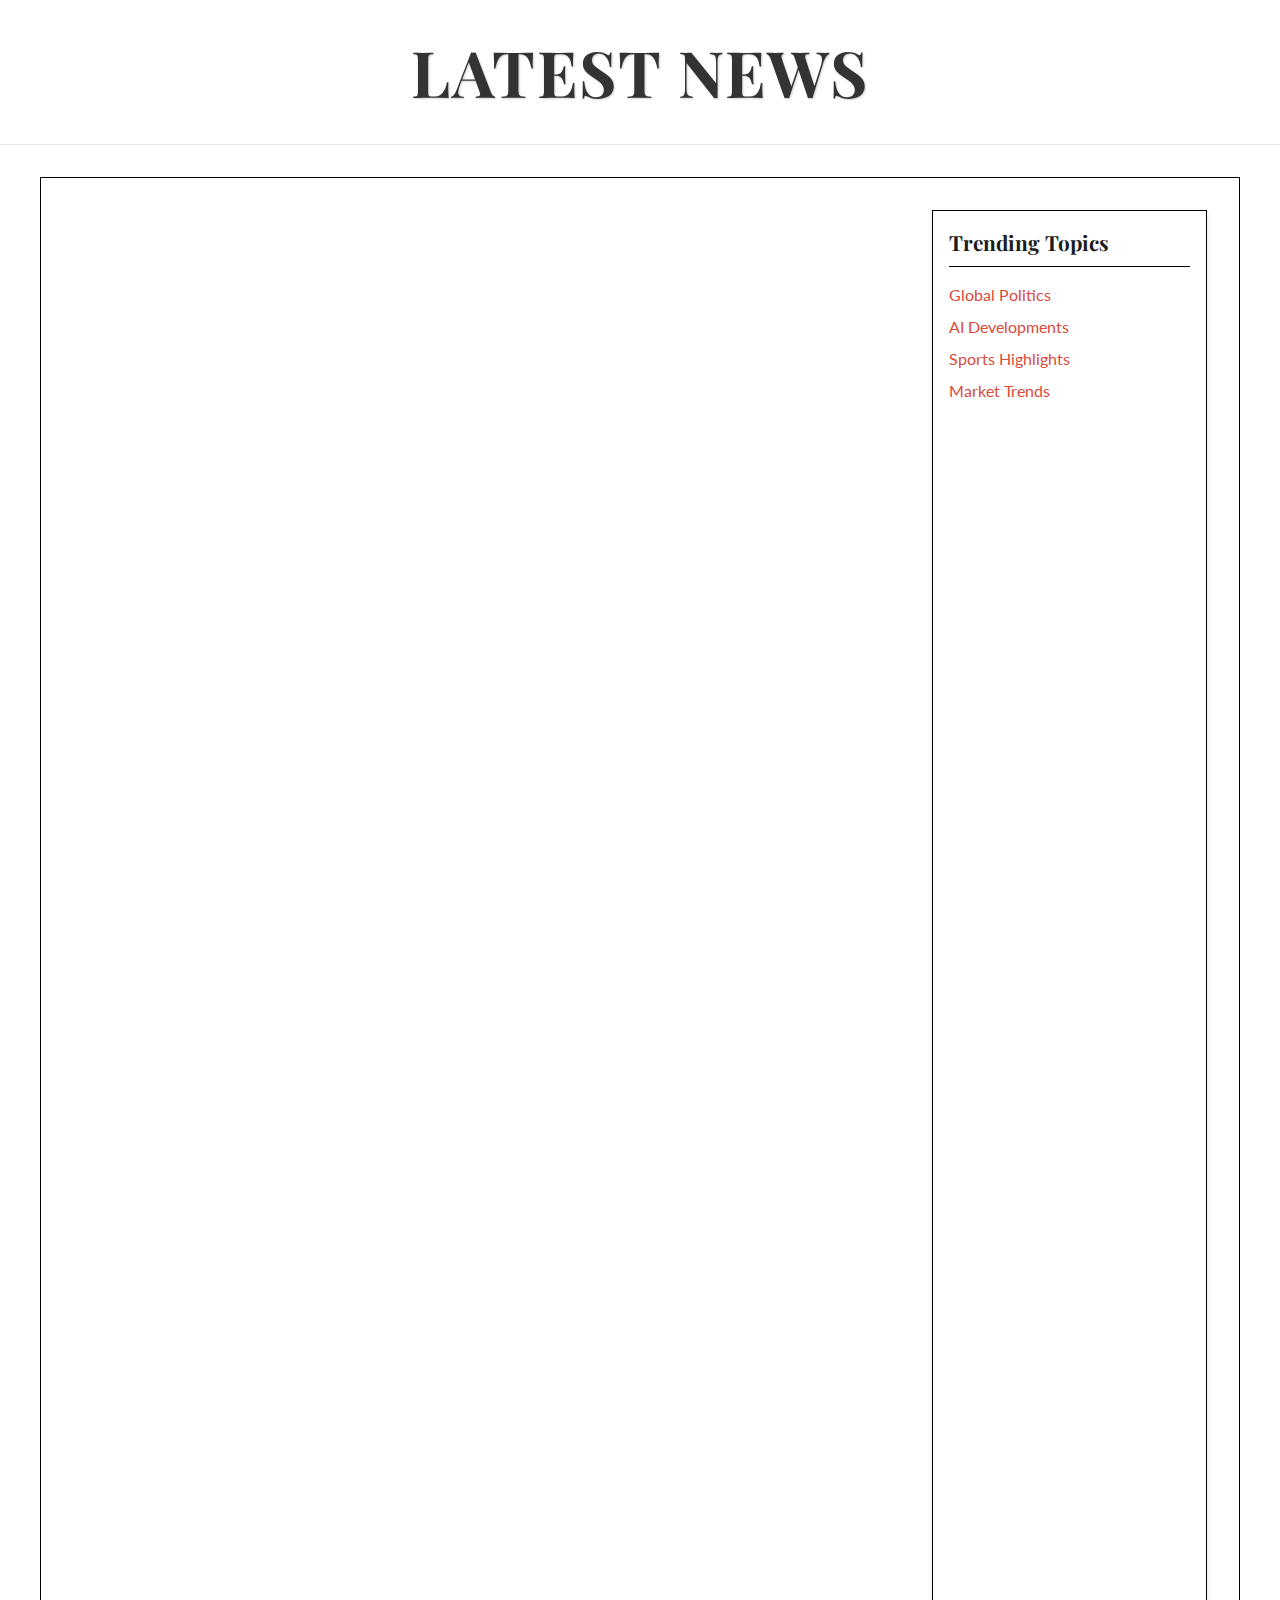
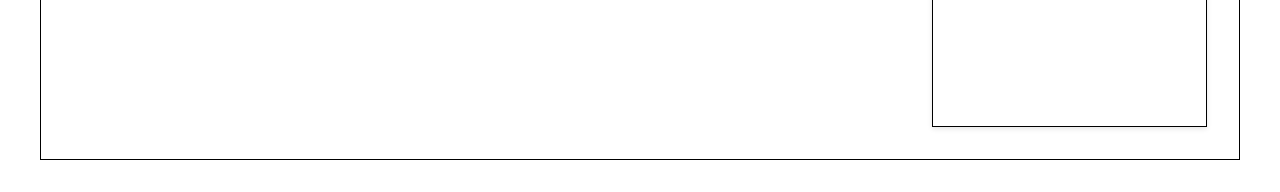
<file: Item 1/index.html>
<!DOCTYPE html>
<html lang="en">
    <head>
        <meta charset="UTF-8" />
        <meta name="viewport" content="width=device-width, initial-scale=1.0" />
        <title>Newsfeed</title>
        <link rel="stylesheet" href="styles.css" />
    </head>
    <body>
        <header>
            <h1>Latest News</h1>
        </header>

        <main class="news-container">
            <section class="newsfeed">
                <article class="news-card">
                    <img src="news1.jpg" alt="News headline image" />
                    <div class="news-content">
                        <h2>Breaking: Major Event Unfolds</h2>
                        <p class="date">March 14, 2025</p>
                        <p>
                            Lorem ipsum dolor sit amet, consectetur adipiscing
                            elit. Nulla facilisi.
                        </p>
                        <a href="#">Read more</a>
                    </div>
                </article>

                <article class="news-card">
                    <img src="news2.jpg" alt="News headline image" />
                    <div class="news-content">
                        <h2>Technology Advances in 2025</h2>
                        <p class="date">March 13, 2025</p>
                        <p>
                            New breakthroughs are revolutionizing industries
                            worldwide.
                        </p>
                        <a href="#">Read more</a>
                    </div>
                </article>
            </section>

            <aside class="sidebar">
                <h2>Trending Topics</h2>
                <ul>
                    <li><a href="#">Global Politics</a></li>
                    <li><a href="#">AI Developments</a></li>
                    <li><a href="#">Sports Highlights</a></li>
                    <li><a href="#">Market Trends</a></li>
                </ul>
            </aside>
        </main>
    </body>
</html>
</file>
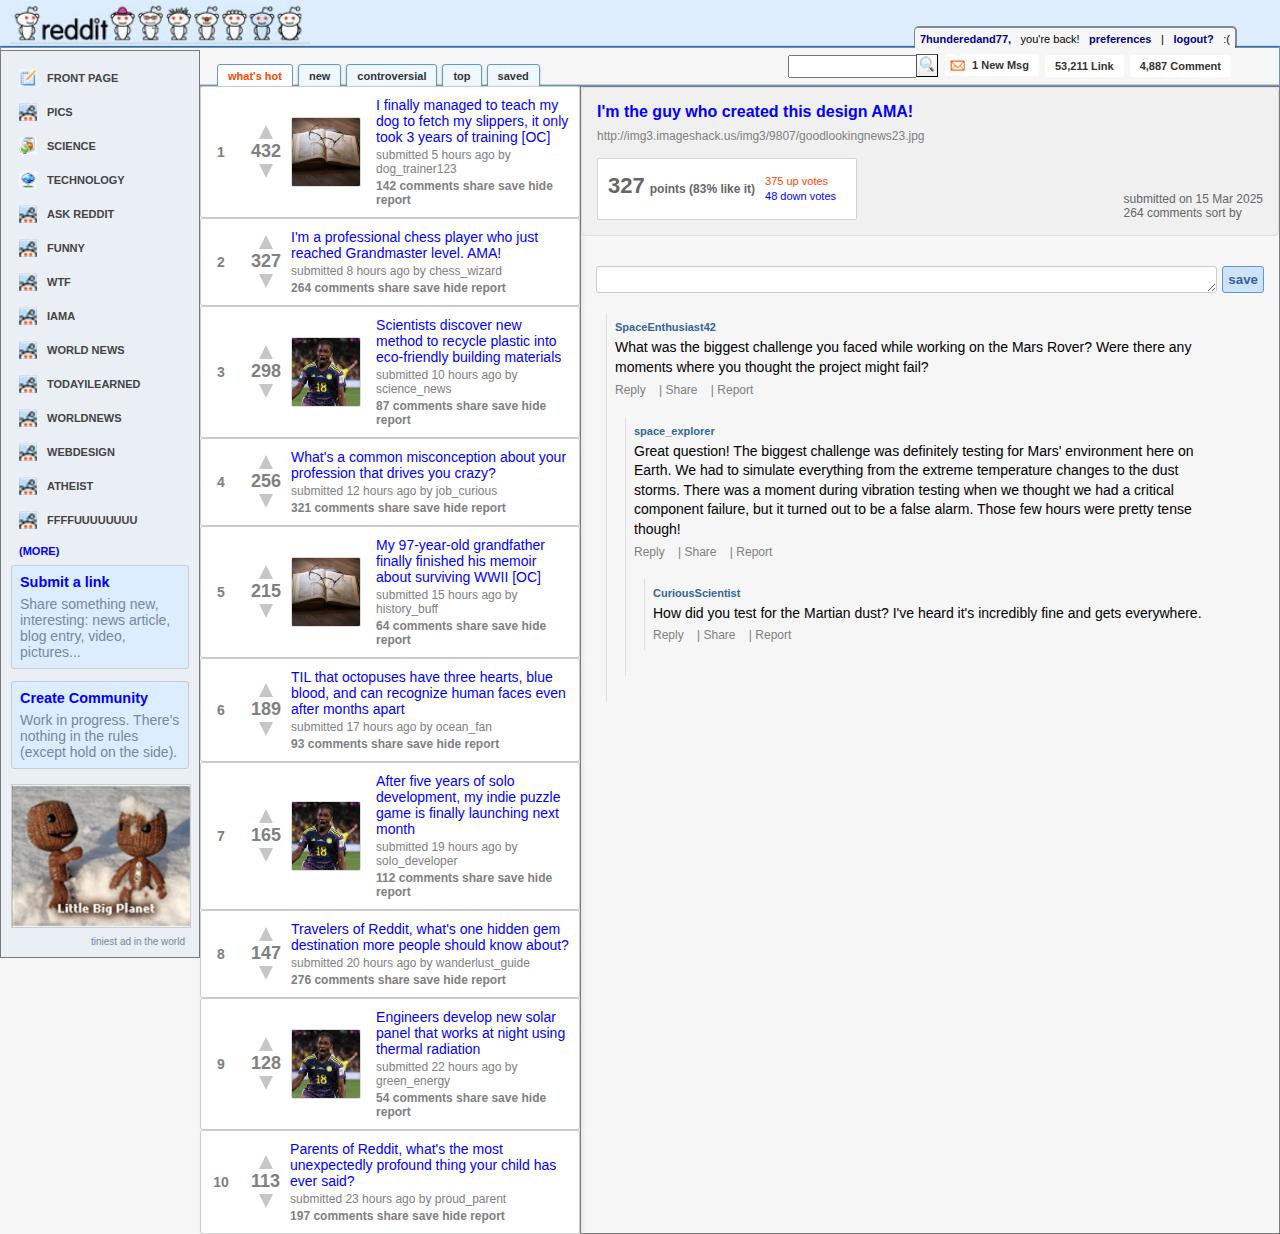
<file: Item 2/index.html>
<!DOCTYPE html>
<html lang="en">
  <head>
    <meta charset="UTF-8" />
    <meta name="viewport" content="width=device-width, initial-scale=1.0" />
    <title>Old Reddit</title>
    <link rel="stylesheet" href="styles.css" />
  </head>
  <body>
    <div class="header">
      <div class="header-top">
        <a href="#" class="header-img-a">
          <img class="header-img" src="images/reddit_logo.jpg" alt="reddit.com">
        </a>
      </div>
    </div>
    <div class="header-bottom">
      <div class="header-user-info-shadow"></div>
      <div class="header-user-info">
        <a href="#">7hunderedand77,</a>
        <span>you're back! </span>
        <a href="#">preferences</a>
        <span class="separator">|</span>
        <a href="#">logout?</a>
        <span>:(</span>
      </div>
      <nav>
        <div class="tabs-container">
            <div class="left-tabs">
                <ul>
                    <li class="selected"><a href="#">what's hot</a></li>
                    <li><a href="#">new</a></li>
                    <li><a href="#">controversial</a></li>
                    <li><a href="#">top</a></li>
                    <li><a href="#">saved</a></li>
                </ul>
            </div>
            
            <ul class="tabmenu">
                <div class="search-box">
                    <input type="text">
                    <button type="submit" class="search-button">
                        <img src="images/search-icon.png" alt="Search">
                    </button>
                </div>
                <li>
                    <a href="#"><img src="images/header-message-icon.png" class="msg-icon">1 New Msg</a>
                </li>
                <li>
                    <a href="#">53,211 Link</a>
                </li>
                <li>
                    <a href="#">4,887 Comment</a>
                </li>
            </ul>
        </div>
        
      </nav>
    </div>
    <div class="container">
      <aside class="sidebar left">
        <nav>
          <ul>
            <li>
              <img src="images/sidebar-notepad-icon.png" alt="icon"><a class="sidenav" href="#">FRONT PAGE</a>
            </li>
            <li>
              <img src="images/sidebar-icon.png" alt="icon"><a class="sidenav" href="#">PICS</a>
            </li>
            <li>
              <img src="images/sidebar-science-icon.png" alt="icon"><a class="sidenav" href="#">SCIENCE</a>
            </li>
            <li>
              <img src="images/sidebar-world-icon.png" alt="icon"><a class="sidenav" href="#">TECHNOLOGY</a>
            </li>
            <li>
              <img src="images/sidebar-icon.png" alt="icon"><a class="sidenav" href="#">ASK REDDIT</a>
            </li>
            <li>
              <img src="images/sidebar-icon.png" alt="icon"><a class="sidenav" href="#">FUNNY</a>
            </li>
            <li>
              <img src="images/sidebar-icon.png" alt="icon"><a class="sidenav" href="#">WTF</a>
            </li>
            <li>
              <img src="images/sidebar-icon.png" alt="icon"><a class="sidenav" href="#">IAMA</a>
            </li>
            <li>
              <img src="images/sidebar-icon.png" alt="icon"><a class="sidenav" href="#">WORLD NEWS</a>
            </li>
            <li>
              <img src="images/sidebar-icon.png" alt="icon"><a class="sidenav" href="#">TODAYILEARNED</a>
            </li>
            <li>
              <img src="images/sidebar-icon.png" alt="icon"><a class="sidenav" href="#">WORLDNEWS</a>
            </li>
            <li>
              <img src="images/sidebar-icon.png" alt="icon"><a class="sidenav" href="#">WEBDESIGN</a>
            </li>
            <li>
              <img src="images/sidebar-icon.png" alt="icon"><a class="sidenav" href="#">ATHEIST</a>
            </li>
            <li>
              <img src="images/sidebar-icon.png" alt="icon"><a class="sidenav" href="#">FFFFUUUUUUUU</a>
            </li>
            <li><a class="sidenav" href="#">(MORE)</a></li>
          </ul>
        </nav>

        <div class="sidebar-box">
            <h2 class="sidebar-title">Submit a link</h2>
            <p>Share something new, interesting: news article, blog entry, video, pictures...</p>
        </div>

        <div class="sidebar-box">
            <h2 class="sidebar-title">Create Community</h2>
            <p>Work in progress. There's nothing in the rules (except hold on the side).</p>
        </div>
            <div class = "ad">
                <img
                src="images/tinyad.png"
                alt="Tiny Ad Figurine"
                class="tiny-ad">
                <p class="ad-text">tiniest ad in the world</p>
            </div>
      </aside>

      <main class="content">
        <article class="post">
          <span class="post-number">1</span>
          <div class="vote-box">
            <div class="arrow up"></div>
            <span class="vote-count">432</span>
            <div class="arrow down"></div>
          </div>
          <div class="thumbnail" style="background-image: url(images/book.jpg);"></div>
          <div class="post-content">
            <a href="#">I finally managed to teach my dog to fetch my slippers, it only took 3 years of training [OC]</a>
            <p class="post-details">submitted 5 hours ago by dog_trainer123</p>
            <p class="post-stats">142 comments share save hide report</p>
          </div>
        </article>
        <article class="post">
          <span class="post-number">2</span>
          <div class="vote-box">
            <div class="arrow up"></div>
            <span class="vote-count">327</span>
            <div class="arrow down"></div>
          </div>
          <div class="post-content">
            <a href="#">I'm a professional chess player who just reached Grandmaster level. AMA!</a>
            <p class="post-details">submitted 8 hours ago by chess_wizard</p>
            <p class="post-stats">264 comments share save hide report</p>
          </div>
        </article>
        <article class="post">
          <span class="post-number">3</span>
          <div class="vote-box">
            <div class="arrow up"></div>
            <span class="vote-count">298</span>
            <div class="arrow down"></div>
          </div>
          <div class="thumbnail" style="background-image: url(images/football.jpg);"></div>
          <div class="post-content">
            <a href="#">Scientists discover new method to recycle plastic into eco-friendly building materials</a>
            <p class="post-details">submitted 10 hours ago by science_news</p>
            <p class="post-stats">87 comments share save hide report</p>
          </div>
        </article>
        <article class="post">
          <span class="post-number">4</span>
          <div class="vote-box">
            <div class="arrow up"></div>
            <span class="vote-count">256</span>
            <div class="arrow down"></div>
          </div>
          <div class="post-content">
            <a href="#">What's a common misconception about your profession that drives you crazy?</a>
            <p class="post-details">submitted 12 hours ago by job_curious</p>
            <p class="post-stats">321 comments share save hide report</p>
          </div>
        </article>
        <article class="post">
          <span class="post-number">5</span>
          <div class="vote-box">
            <div class="arrow up"></div>
            <span class="vote-count">215</span>
            <div class="arrow down"></div>
          </div>
          <div class="thumbnail" style="background-image: url(images/book.jpg);"></div>
          <div class="post-content">
            <a href="#">My 97-year-old grandfather finally finished his memoir about surviving WWII [OC]</a>
            <p class="post-details">submitted 15 hours ago by history_buff</p>
            <p class="post-stats">64 comments share save hide report</p>
          </div>
        </article>
        <article class="post">
          <span class="post-number">6</span>
          <div class="vote-box">
            <div class="arrow up"></div>
            <span class="vote-count">189</span>
            <div class="arrow down"></div>
          </div>
          <div class="post-content">
            <a href="#">TIL that octopuses have three hearts, blue blood, and can recognize human faces even after months apart</a>
            <p class="post-details">submitted 17 hours ago by ocean_fan</p>
            <p class="post-stats">93 comments share save hide report</p>
          </div>
        </article>
        <article class="post">
          <span class="post-number">7</span>
          <div class="vote-box">
            <div class="arrow up"></div>
            <span class="vote-count">165</span>
            <div class="arrow down"></div>
          </div>
          <div class="thumbnail" style="background-image: url(images/football.jpg);"></div>
          <div class="post-content">
            <a href="#">After five years of solo development, my indie puzzle game is finally launching next month</a>
            <p class="post-details">submitted 19 hours ago by solo_developer</p>
            <p class="post-stats">112 comments share save hide report</p>
          </div>
        </article>
        <article class="post">
          <span class="post-number">8</span>
          <div class="vote-box">
            <div class="arrow up"></div>
            <span class="vote-count">147</span>
            <div class="arrow down"></div>
          </div>
          <div class="post-content">
            <a href="#">Travelers of Reddit, what's one hidden gem destination more people should know about?</a>
            <p class="post-details">submitted 20 hours ago by wanderlust_guide</p>
            <p class="post-stats">276 comments share save hide report</p>
          </div>
        </article>
        <article class="post">
          <span class="post-number">9</span>
          <div class="vote-box">
            <div class="arrow up"></div>
            <span class="vote-count">128</span>
            <div class="arrow down"></div>
          </div>
          <div class="thumbnail" style="background-image: url(images/football.jpg);"></div>
          <div class="post-content">
            <a href="#">Engineers develop new solar panel that works at night using thermal radiation</a>
            <p class="post-details">submitted 22 hours ago by green_energy</p>
            <p class="post-stats">54 comments share save hide report</p>
          </div>
        </article>
        <article class="post">
          <span class="post-number">10</span>
          <div class="vote-box">
            <div class="arrow up"></div>
            <span class="vote-count">113</span>
            <div class="arrow down"></div>
          </div>
          <div class="post-content">
            <a href="#">Parents of Reddit, what's the most unexpectedly profound thing your child has ever said?</a>
            <p class="post-details">submitted 23 hours ago by proud_parent</p>
            <p class="post-stats">197 comments share save hide report</p>
          </div>
        </article>
      </main>

      <aside class="sidebar right">
        <div class="postview">
          <p class="post-title blue-title">I'm the guy who created this design AMA!</p>
          <p class="post-details">http://img3.imageshack.us/img3/9807/goodlookingnews23.jpg</p>
          <div class="post-title-box">
            <div class="post-stat-box">
              <h1>327</h1>
              <h3>points (83% like it)</h3>
              <div class="post-vote-count">
                <p class="post-vote-count-up">375 up votes</p>
                <p class="post-vote-count-down">48 down votes</p>
              </div>
            </div>
            <div class="post-detail-box">
              <p>submitted on 15 Mar 2025</p>
              <p>264 comments sort by</p>
            </div>
          </div>
        </div>
        <div class="comments">
          <div class="addcomment">
            <textarea name="comment" id="comment" cols="20" rows="1"></textarea>
            <button>save</button>
          </div>
          <div class="replies">
            <div class="reply">
              <p class="reply-user">SpaceEnthusiast42</p>
              <p class="reply-text">
                What was the biggest challenge you faced while working on the Mars Rover? Were there any moments where you thought the project might fail?
              </p>
              <div class="reply-actions">
                <span>Reply</span> | <span>Share</span> |
                <span>Report</span>
              </div>
              <div class="replies">
                <div class="reply">
                  <p class="reply-user">space_explorer</p>
                  <p class="reply-text">
                    Great question! The biggest challenge was definitely testing for Mars' environment here on Earth. We had to simulate everything from the extreme temperature changes to the dust storms. There was a moment during vibration testing when we thought we had a critical component failure, but it turned out to be a false alarm. Those few hours were pretty tense though!
                  </p>
                  <div class="reply-actions">
                    <span>Reply</span> | <span>Share</span> |
                    <span>Report</span>
                  </div>

                  <div class="replies">
                    <div class="reply">
                      <p class="reply-user">CuriousScientist</p>
                      <p class="reply-text">How did you test for the Martian dust? I've heard it's incredibly fine and gets everywhere.</p>
                      <div class="reply-actions">
                        <span>Reply</span> | <span>Share</span> |
                        <span>Report</span>
                      </div>
                    </div>
                  </div>
                </div>
              </div>
            </div>
          </div>
        </div>
      </aside>
    </div>
  </body>
</html>
</file>
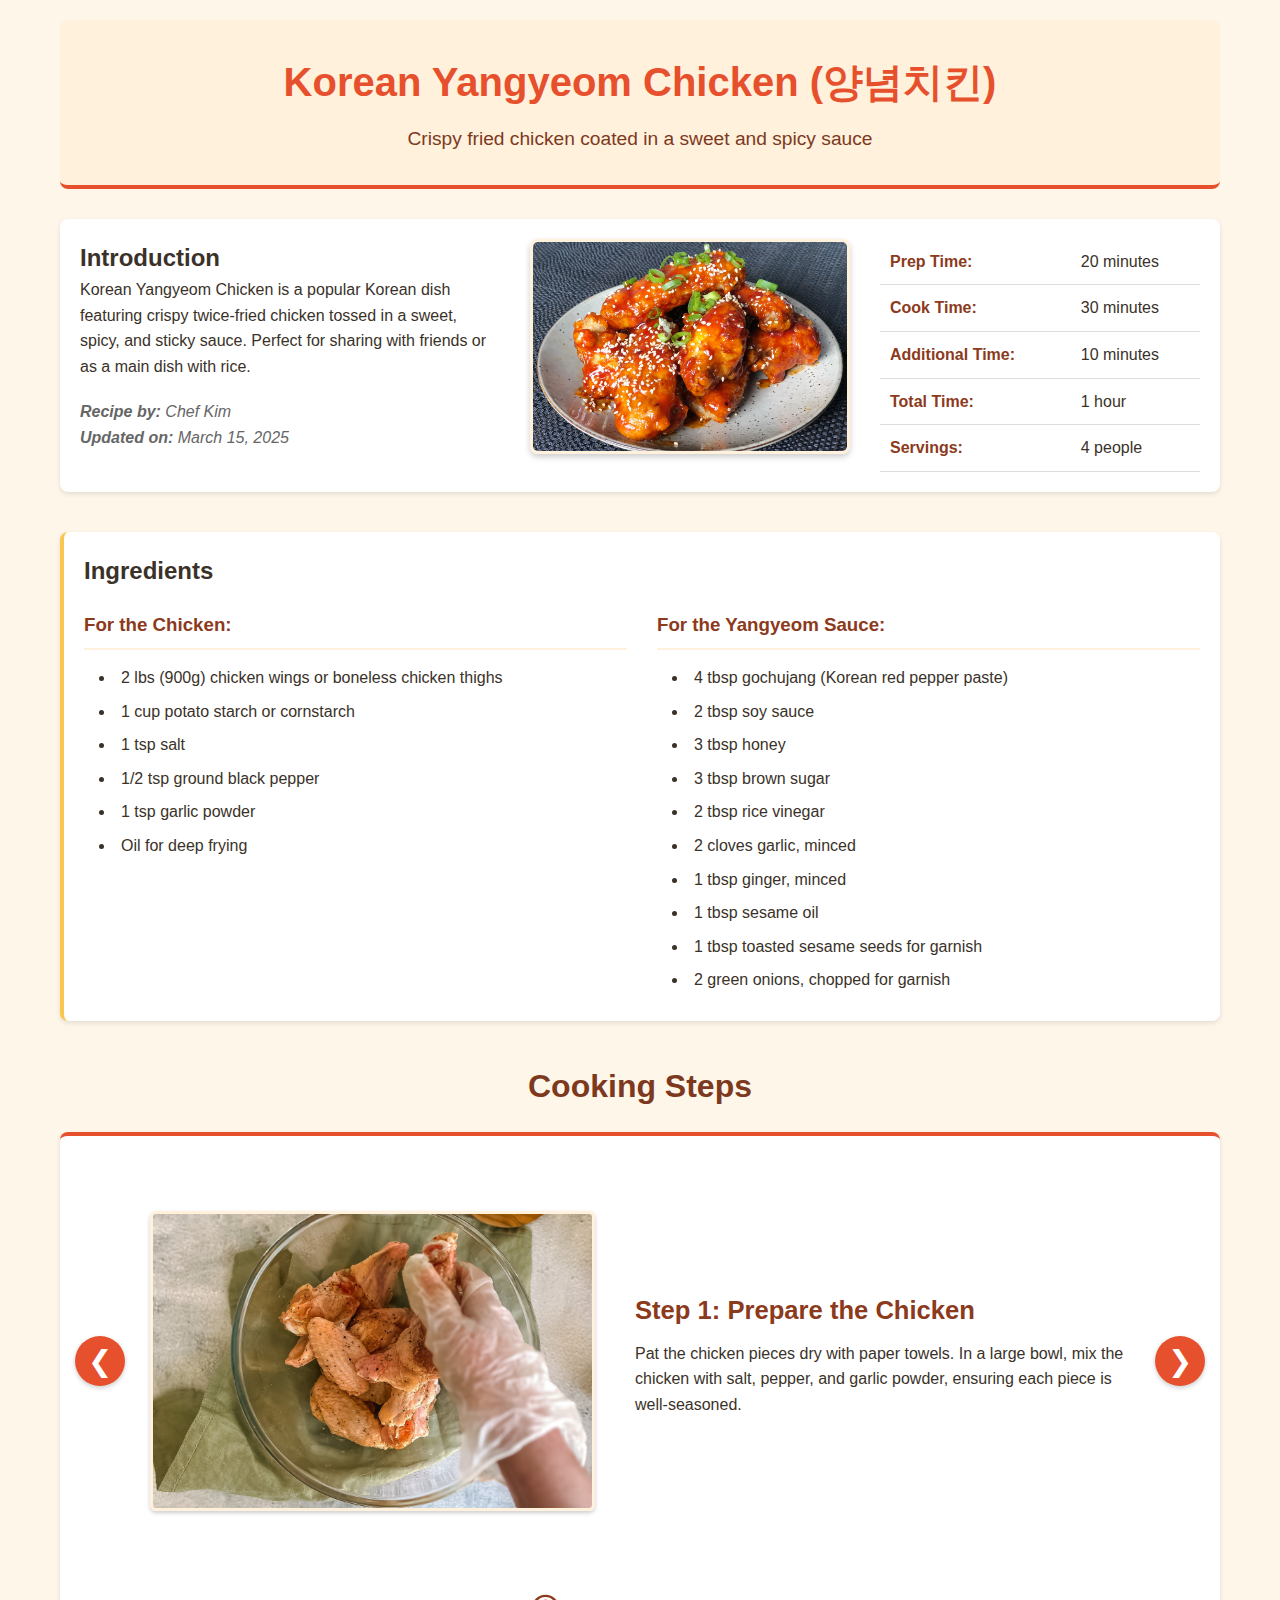
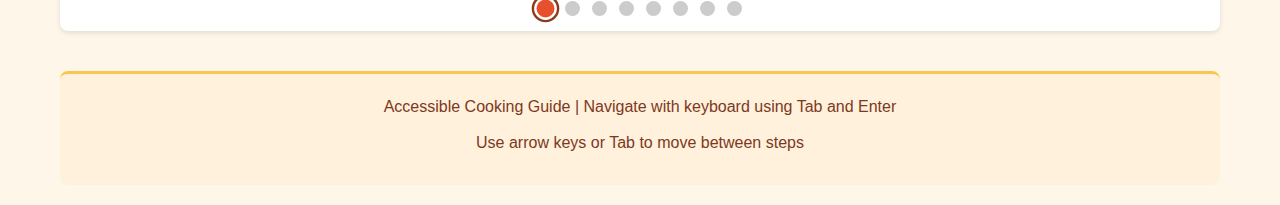
<file: Item 3/index.html>
<!DOCTYPE html>
<html lang="en">
<head>
    <meta charset="UTF-8">
    <meta name="viewport" content="width=device-width, initial-scale=1.0">
    <title>Accessible Cooking Guide: Korean Yangyeom Chicken</title>
    <link rel="stylesheet" href="styles.css">
</head>
<body>
    <header>
        <h1>Korean Yangyeom Chicken (양념치킨)</h1>
        <p>Crispy fried chicken coated in a sweet and spicy sauce</p>
    </header>

    <!-- Introduction and Recipe Info Section -->
    <section class="recipe-intro-container">
        <div class="recipe-intro">
            <h2>Introduction</h2>
            <p>Korean Yangyeom Chicken is a popular Korean dish featuring crispy twice-fried chicken tossed in a sweet, spicy, and sticky sauce. Perfect for sharing with friends or as a main dish with rice.</p>
            <div class="recipe-meta">
                <p><strong>Recipe by:</strong> Chef Kim</p>
                <p><strong>Updated on:</strong> March 15, 2025</p>
            </div>
        </div>
        
        <div class="recipe-intro-image">
            <img src="images/yangyeom-chicken.jpg" alt="Korean Yangyeom Chicken with crispy skin coated in red sauce" 
                 onerror="this.onerror=null; this.src='https://via.placeholder.com/400x300?text=Korean+Yangyeom+Chicken';">
        </div>
        
        <div class="recipe-info-table">
            <table>
                <tr>
                    <td>Prep Time:</td>
                    <td>20 minutes</td>
                </tr>
                <tr>
                    <td>Cook Time:</td>
                    <td>30 minutes</td>
                </tr>
                <tr>
                    <td>Additional Time:</td>
                    <td>10 minutes</td>
                </tr>
                <tr>
                    <td>Total Time:</td>
                    <td>1 hour</td>
                </tr>
                <tr>
                    <td>Servings:</td>
                    <td>4 people</td>
                </tr>
            </table>
        </div>
    </section>

    <!-- Ingredients Section -->
    <section class="ingredients-section">
        <h2>Ingredients</h2>
        <div class="ingredients-container">
            <div class="ingredients-column">
                <h3>For the Chicken:</h3>
                <ul>
                    <li>2 lbs (900g) chicken wings or boneless chicken thighs</li>
                    <li>1 cup potato starch or cornstarch</li>
                    <li>1 tsp salt</li>
                    <li>1/2 tsp ground black pepper</li>
                    <li>1 tsp garlic powder</li>
                    <li>Oil for deep frying</li>
                </ul>
            </div>
            <div class="ingredients-column">
                <h3>For the Yangyeom Sauce:</h3>
                <ul>
                    <li>4 tbsp gochujang (Korean red pepper paste)</li>
                    <li>2 tbsp soy sauce</li>
                    <li>3 tbsp honey</li>
                    <li>3 tbsp brown sugar</li>
                    <li>2 tbsp rice vinegar</li>
                    <li>2 cloves garlic, minced</li>
                    <li>1 tbsp ginger, minced</li>
                    <li>1 tbsp sesame oil</li>
                    <li>1 tbsp toasted sesame seeds for garnish</li>
                    <li>2 green onions, chopped for garnish</li>
                </ul>
            </div>
        </div>
    </section>

    <!-- Carousel Section -->
    <h2 class="steps-heading">Cooking Steps</h2>
    <div class="carousel-container" role="region" aria-label="Recipe step-by-step instructions">
        <div class="carousel-wrapper" id="recipe-carousel" tabindex="0">
            
            <!-- Step 1 -->
            <section id="step1" class="carousel-item active">
                <div class="carousel-content">
                    <div class="carousel-image">
                        <img src="images/step1.jpg" alt="Seasoned chicken pieces in a bowl" 
                            onerror="this.onerror=null; this.src='https://via.placeholder.com/400x300?text=Step+1:+Prepare+Chicken';">
                    </div>
                    <div class="carousel-text">
                        <h3>Step 1: Prepare the Chicken</h3>
                        <p>Pat the chicken pieces dry with paper towels. In a large bowl, mix the chicken with salt, pepper, and garlic powder, ensuring each piece is well-seasoned.</p>
                    </div>
                </div>
            </section>

            <!-- Step 2 -->
            <section id="step2" class="carousel-item">
                <div class="carousel-content">
                    <div class="carousel-image">
                        <img src="images/step2.jpg" alt="Chicken pieces being coated in starch" 
                            onerror="this.onerror=null; this.src='https://via.placeholder.com/400x300?text=Step+2:+Coat+with+Starch';">
                    </div>
                    <div class="carousel-text">
                        <h3>Step 2: Coat with Starch</h3>
                        <p>Place the potato starch in a separate bowl. Dredge each chicken piece in the starch, shaking off excess. Make sure each piece is evenly coated for maximum crispiness.</p>
                    </div>
                </div>
            </section>

            <!-- Step 3 -->
            <section id="step3" class="carousel-item">
                <div class="carousel-content">
                    <div class="carousel-image">
                        <img src="images/step3.jpg" alt="Chicken pieces during first fry" 
                            onerror="this.onerror=null; this.src='https://via.placeholder.com/400x300?text=Step+3:+First+Fry';">
                    </div>
                    <div class="carousel-text">
                        <h3>Step 3: First Fry</h3>
                        <p>Heat oil to 340°F (170°C) in a deep fryer or large pot. Fry the chicken in batches for 5-6 minutes until lightly golden. Remove and place on a wire rack to drain.</p>
                    </div>
                </div>
            </section>

            <!-- Step 4 -->
            <section id="step4" class="carousel-item">
                <div class="carousel-content">
                    <div class="carousel-image">
                        <img src="images/step4.jpg" alt="Chicken pieces during second fry, looking golden and crispy" 
                            onerror="this.onerror=null; this.src='https://via.placeholder.com/400x300?text=Step+4:+Second+Fry';">
                    </div>
                    <div class="carousel-text">
                        <h3>Step 4: Second Fry</h3>
                        <p>Increase oil temperature to 375°F (190°C). Return the chicken for a second fry for 2-3 minutes until deeply golden and extra crispy. Remove and drain on a clean wire rack.</p>
                    </div>
                </div>
            </section>

            <!-- Step 5 -->
            <section id="step5" class="carousel-item">
                <div class="carousel-content">
                    <div class="carousel-image">
                        <img src="images/step5.jpg" alt="Yangyeom sauce bubbling in a pan" 
                            onerror="this.onerror=null; this.src='https://via.placeholder.com/400x300?text=Step+5:+Prepare+Sauce';">
                    </div>
                    <div class="carousel-text">
                        <h3>Step 5: Prepare the Sauce</h3>
                        <p>In a saucepan over medium heat, combine gochujang, soy sauce, honey, brown sugar, rice vinegar, minced garlic, and ginger. Stir until the sauce begins to bubble and thicken.</p>
                    </div>
                </div>
            </section>

            <!-- Step 6 -->
            <section id="step6" class="carousel-item">
                <div class="carousel-content">
                    <div class="carousel-image">
                        <img src="images/step6.jpg" alt="Tossing fried chicken in Yangyeom sauce" 
                            onerror="this.onerror=null; this.src='https://via.placeholder.com/400x300?text=Step+6:+Coat+Chicken';">
                    </div>
                    <div class="carousel-text">
                        <h3>Step 6: Coat the Chicken</h3>
                        <p>Place the fried chicken in a large bowl. Pour the hot sauce over the chicken and toss until all pieces are evenly coated. Work quickly while both chicken and sauce are still hot.</p>
                    </div>
                </div>
            </section>

            <!-- Step 7 -->
            <section id="step7" class="carousel-item">
                <div class="carousel-content">
                    <div class="carousel-image">
                        <img src="images/step7.jpg" alt="Finished Korean Yangyeom Chicken garnished with sesame seeds and green onions" 
                            onerror="this.onerror=null; this.src='https://via.placeholder.com/400x300?text=Step+7:+Garnish';">
                    </div>
                    <div class="carousel-text">
                        <h3>Step 7: Garnish and Serve</h3>
                        <p>Transfer the coated chicken to a serving plate. Sprinkle with toasted sesame seeds and chopped green onions. Serve immediately while hot and crispy.</p>
                    </div>
                </div>
            </section>

            <!-- Finished Step -->
            <section id="finished" class="carousel-item">
                <div class="carousel-content">
                    <div class="carousel-text">
                        <h3>Cooking Complete!</h3>
                        <p>Congratulations! You've successfully prepared Korean Yangyeom Chicken. Enjoy your delicious crispy chicken with its sweet and spicy sauce. This dish pairs well with rice or as part of a Korean feast.</p>
                        <button class="start-over-btn">START OVER</button>
                    </div>
                </div>
            </section>

            <!-- Navigation Buttons -->
            <button class="arrow left-arrow" id="prev-btn" aria-label="Previous step">&#10094;</button>
            <button class="arrow right-arrow" id="next-btn" aria-label="Next step">&#10095;</button>
        </div>

        <!-- Carousel Indicators -->
        <div class="carousel-indicators">
            <a href="#step1" class="indicator" aria-label="Go to step 1" data-step="Prepare Chicken"></a>
            <a href="#step2" class="indicator" aria-label="Go to step 2" data-step="Coat with Starch"></a>
            <a href="#step3" class="indicator" aria-label="Go to step 3" data-step="First Fry"></a>
            <a href="#step4" class="indicator" aria-label="Go to step 4" data-step="Second Fry"></a>
            <a href="#step5" class="indicator" aria-label="Go to step 5" data-step="Prepare Sauce"></a>
            <a href="#step6" class="indicator" aria-label="Go to step 6" data-step="Coat Chicken"></a>
            <a href="#step7" class="indicator" aria-label="Go to step 7" data-step="Garnish"></a>
            <a href="#finished" class="indicator" aria-label="Go to finished" data-step="Complete"></a>
        </div>
    </div>

    <footer>
        <p>Accessible Cooking Guide | Navigate with keyboard using Tab and Enter</p>
        <p>Use arrow keys or Tab to move between steps</p>
    </footer>

    <!-- JavaScript for Carousel Navigation -->
    <script>
        document.addEventListener('DOMContentLoaded', function() {
            const items = document.querySelectorAll('.carousel-item');
            const indicators = document.querySelectorAll('.indicator');
            let currentIndex = 0;
            
            // Initialize - hide all items except the first one
            items.forEach((item, index) => {
                if (index === 0) {
                    item.classList.add('active');
                } else {
                    item.classList.remove('active');
                    // Position non-active items to the right initially
                    item.style.transform = 'translateX(100%)';
                }
            });
            
            // Get index from id
            function getIndexFromId(id) {
                if (id === 'finished') return items.length - 1;
                const match = id.match(/step(\d+)/);
                return match ? parseInt(match[1]) - 1 : 0;
            }
            
            // Update indicators based on current target
            function updateIndicators(targetId) {
                const index = getIndexFromId(targetId);
                indicators.forEach((indicator, i) => {
                    indicator.classList.toggle('active', i === index);
                });
                return index;
            }
            
            // Function to show a specific item with animation
            function showItem(index, direction) {
                if (index < 0 || index >= items.length) return;
                if (index === currentIndex) return; // Don't do anything if clicking the current step
                
                // Determine direction if not specified
                if (!direction) {
                    direction = index > currentIndex ? 'right' : 'left';
                }
                
                // Get current and next items
                const currentItem = items[currentIndex];
                const nextItem = items[index];
                
                // Reset any existing transforms
                nextItem.style.transition = 'none';
                
                // Position the next item based on direction
                if (direction === 'right') {
                    nextItem.style.transform = 'translateX(100%)';
                } else {
                    nextItem.style.transform = 'translateX(-100%)';
                }
                
                // Force reflow to ensure the positioning takes effect
                void nextItem.offsetWidth;
                
                // Re-enable transitions
                nextItem.style.transition = 'transform 0.5s ease, opacity 0.5s ease';
                currentItem.style.transition = 'transform 0.5s ease, opacity 0.5s ease';
                
                // Slide current item out in opposite direction
                if (direction === 'right') {
                    currentItem.style.transform = 'translateX(-100%)';
                } else {
                    currentItem.style.transform = 'translateX(100%)';
                }
                currentItem.style.opacity = '0';
                currentItem.classList.remove('active');
                
                // Slide new item in
                nextItem.style.transform = 'translateX(0)';
                nextItem.style.opacity = '1';
                nextItem.classList.add('active');
                
                const targetId = index < items.length - 1 ? `step${index + 1}` : 'finished';
                
                // Update URL without adding to browser history
                history.replaceState(null, null, `#${targetId}`);
                
                // Update current index
                currentIndex = index;
                
                // Update indicator states
                updateIndicators(targetId);
            }
            
            // Next button 
            document.getElementById('next-btn').addEventListener('click', () => {
                if (currentIndex < items.length - 1) {
                    showItem(currentIndex + 1, 'right');
                }
            });
            
            // Previous button
            document.getElementById('prev-btn').addEventListener('click', () => {
                if (currentIndex > 0) {
                    showItem(currentIndex - 1, 'left');
                }
            });
            
            // Handle keyboard navigation
            document.addEventListener('keydown', function(e) {
                if (e.key === 'ArrowRight') {
                    if (currentIndex < items.length - 1) {
                        showItem(currentIndex + 1, 'right');
                    }
                } else if (e.key === 'ArrowLeft') {
                    if (currentIndex > 0) {
                        showItem(currentIndex - 1, 'left');
                    }
                }
            });
            
            // Handle indicator clicks
            indicators.forEach((indicator, i) => {
                indicator.addEventListener('click', (e) => {
                    e.preventDefault(); // Prevent default behavior
                    const direction = i > currentIndex ? 'right' : 'left';
                    showItem(i, direction);
                });
            });
            
            // Handle start over button
            document.querySelector('.start-over-btn').addEventListener('click', (e) => {
                e.preventDefault();
                showItem(0, 'left');
            });
            
            // Set up when the page loads
            window.addEventListener('load', () => {
                // Check for hash in URL
                if (window.location.hash) {
                    const hash = window.location.hash.substring(1);
                    const index = getIndexFromId(hash);
                    // Only update if it's a valid index and not already the current index
                    if (index >= 0 && index < items.length && index !== currentIndex) {
                        // Handle initial load without animation
                        items.forEach((item, i) => {
                            item.style.transition = 'none';
                            if (i === index) {
                                item.classList.add('active');
                                item.style.transform = 'translateX(0)';
                                item.style.opacity = '1';
                            } else {
                                item.classList.remove('active');
                                item.style.transform = 'translateX(100%)';
                                item.style.opacity = '0';
                            }
                        });
                        currentIndex = index;
                        updateIndicators(hash);
                        // Re-enable transitions after a brief delay
                        setTimeout(() => {
                            items.forEach(item => {
                                item.style.transition = 'transform 0.5s ease, opacity 0.5s ease';
                            });
                        }, 50);
                    }
                } else {
                    // Default to first step if no hash
                    history.replaceState(null, null, '#step1');
                    currentIndex = 0;
                    indicators[0].classList.add('active');
                }
            });
        });
    </script>
</body>
</html>
</file>
<file: Item 2/styles.css>
* {
    margin: 0;
    padding: 0;
    box-sizing: border-box;
  }
  
  .header {
    border-bottom: 1px solid #5f99cf;
    display: flex;
    justify-content: space-between;
    align-items: center;
    background-color: #ddedfe;
    border-bottom: 1px solid #5f99cf;
  }
  
  .header-img {
    margin-top: 2px;
    margin-left:10px;
    margin-right: 15px;
    height: auto;
    width: 300px;
  }
  
  .header-bottom-left {
    display: flex;
    align-items: center;
  }
  
  .header-bottom-right {
    display: flex;
    align-items: center;
    background-color: #eff7ff;
    border: 1px solid #000;
    box-shadow: 0 0 5px #000;
    padding: 4px;
  }
  
  .header-bottom-right a {
    margin-right: 5px;
  }
  
  .header-bottom-right span.separator {
    margin: 0 5px;
  }
  
  .tabs-container {
    display: flex;
    justify-content: space-between; /* Pushes left-tabs to the left and tabmenu to the right */
    align-items: center; /* Ensures everything is aligned properly */
    width: 100%; /* Makes sure it spans the full width */
    background-color: #f6f6f6;
    padding: 6px;
    border-bottom: 1px solid #ccc;
}

.left-tabs {
    display: flex;
    align-items: center;
    flex: 1;
    margin-left: 210px; 
    margin-bottom: -20px;
}

.left-tabs ul {
    list-style: none;
    padding: 0;
    margin: 0;
    display: flex;
}

.left-tabs li {
    display: inline-block;
    margin-right: 5px;
}

.left-tabs li a {
    display: block;
    padding: 5px 10px;
    background-color: #eff7ff;
    border: 1px solid #5f99cf;
    text-decoration: none;
    color: #333;
    font-weight: bold;
    border-radius: 3px;
    box-shadow: 0 2px 3px rgba(0, 0, 0, 0.2); 
}

.left-tabs li.selected a {
    background-color: white;
    color: orangered;
    border: 1px solid #5f99cf;
    box-shadow: none; 
}

.tabmenu {
    display: flex;
    flex: 1; /* Allows it to take up necessary space */
    justify-content: flex-end; /* Aligns it to the far right */
    align-items: center;
    padding-right: 39px;
    margin: 0;
}

.tabmenu li {
    display: inline-block;
    font-weight: bold;
    margin: 0 3px;
}

.tabmenu li a {
    padding: 5px 10px;
    background-color: white;
    text-decoration: none;
    color: #333;
    border-radius: 3px;
}
  
  .header-top {
    display: flex;
    justify-content: space-around;
    align-items: center;
  }
  
  .header-user-info {
    position: absolute;
    top: 28px;
    border-radius: 3px;
    right: 45px;
    background-color: #f6f6f6;
    padding: 5px;
    width: 320px;
    box-shadow: 0 0 0px #000;
    z-index: 1;
    display: flex;
    justify-content: space-between; 
    align-items: center; 
}

.header-user-info-shadow {
    width: 323px; 
    height: 23.2px;
    background-color: #0000006b;
    position: absolute;
    top: 26px;
    border-radius: 5px;
    right: 43px;
    z-index: 0;
}

.header-user-info a {
    font-weight: bold;
    color: darkblue; 
    text-decoration: none; 
}
  
  .header-bottom {
    background-color: #eaecef;
    border: 1px solid #5f99cf;
    box-shadow: 0 0 2px #000;
  }
  
  .msg-icon {
    width: 20px; 
    height: 14px;
    margin-right: 5px;
    margin-left: -8px;
    display: inline-block;
    vertical-align: middle;
}

  .search-box input[type="text"] {
    width: 129px;
    font-size: 22px;
    height: 23px;
  }
  
  button {
    padding: 2px 5px;
  }
  
  img {
    width: 20px;
    height: auto;
  }
  
  li {
    list-style-type: none;
  }
  
  .navlink {
    text-decoration: none;
    color: black;
  }
  
  .sidenav {
    text-decoration: none;
    color: gray;
  }

  li:last-child .sidenav {
    color: blue 
}

.sidebar-box {
    background-color: #dcedff;
    border: 1px solid #ccc;
    border-radius: 3px;
    margin-bottom: 12px;
    padding: 8px;
  }
  .sidebar-title {
    font-size: 0.9rem;
    margin-bottom: 6px;
    color: blue;
  }
  .sidebar-box p {
    color: lightslategray;
  }
  .ad {
    color: lightslategray;
    font-size: 10px;
    margin-top:-5px;
  }

  .ad-text{
    margin-left: 80px;
  }
  
  .tiny-ad {
    display: block;
    margin: 8px 0;
    border: 1px solid #ccc;
    width: 180px; 
    height: auto; 
  }
  
  body {
    font-family: Arial, sans-serif;
    font-size: 11px;
    background-color: #f6f6f6;
  }
  
  header {
    background: #c7d8ec;
    color: black;
    padding: 10px;
    font-size: 24px;
  }
  
  .navbar {
    color: white;
    padding: 10px;
    padding-left: 280px;
    display: flex;
    justify-content: space-between;
  }
  
  .container {
  display: grid;
  grid-template-columns: 200px auto 700px;
  width: 100%;
  height: auto; /* Changed from 100vh to auto */
  min-height: 100vh; /* Added min-height to ensure it at least fills the viewport */
  max-width: 100vw;
  margin: 0;
  overflow: visible; /* Changed from hidden to visible */
}

.content, .right {
  overflow: visible; /* Changed from hidden to visible */
  max-height: none; /* Removed max-height limitation */
}
  
  .sidebar {
    border: 1px solid rgb(123, 123, 123);
  }
  
  .left {
    position: absolute;
    background-color: #e9eff5;
    top: 50px;
    left: 0;
    width: 200px;
    height: auto;
    padding: 10px;
    border: 1px solid rgb(123, 123, 123);
    z-index: 10;
    font-size: 14px;
    display: flex;
    flex-direction: column;
    justify-content: flex-start;
    overflow: hidden; 
  }
  
  .left nav ul {
    padding: 0;
    margin: 0;
  }
  
  .left nav ul li {
    display: flex;
    align-items: center;
    padding: 8px;
    transition: background 0.3s ease-in-out;
  }
  
  .left nav ul li img {
    width: 18px;
    height: 18px;
    margin-right: 10px;
  }
  
  .left nav ul li a {
    text-decoration: none;
    font-weight: bold;
    color:  #444444;
    font-size: 11px;
  }
  
  .left nav ul li:hover {
    background-color: white;
    border-top: 1px solid #444444;
    border-bottom: 1px solid #444444;
    cursor: pointer;
}

.left nav ul li:last-child:hover {
    border-top: none;
    border-bottom: none;
    background-color: transparent;
}
  
  .right {
    grid-column: 3 / 4;
  }
  
  .content {
    grid-column: 2 / 3;
    display: flex;
    flex-direction: column;
    gap: 0px;
  }
  
  .post {
    display: flex;
    align-items: center;
    gap: 10px;
    background: white;
    padding: 10px;
    border: 1px solid #ccc;
    border-radius: 3px;
    box-shadow: 2px 2px 5px rgba(0, 0, 0, 0.1);
  }
  
  .vote-box {
    display: flex;
    flex-direction: column;
    align-items: center;
    color: gray;
    margin-left: 10px;
  }
  
  .arrow {
    display: inline-block;
    width: 15px;
    height: 14px;
    margin: 2px;
    cursor: pointer;
    background-repeat: no-repeat;
    background-position: center;
  }
  
  .arrow.up {
    background-image: url('data:image/svg+xml;utf8,<svg xmlns="http://www.w3.org/2000/svg" viewBox="0 0 10 10"><polygon points="5,0 10,10 0,10" fill="%23c6c6c6"/></svg>');
  }
  
  .arrow.up:hover, .arrow.up.active {
    background-image: url('data:image/svg+xml;utf8,<svg xmlns="http://www.w3.org/2000/svg" viewBox="0 0 10 10"><polygon points="5,0 10,10 0,10" fill="%23FF4500"/></svg>');
  }
  
  .arrow.down {
    background-image: url('data:image/svg+xml;utf8,<svg xmlns="http://www.w3.org/2000/svg" viewBox="0 0 10 10"><polygon points="5,10 0,0 10,0" fill="%23c6c6c6"/></svg>');
  }
  
  .arrow.down:hover, .arrow.down.active {
    background-image: url('data:image/svg+xml;utf8,<svg xmlns="http://www.w3.org/2000/svg" viewBox="0 0 10 10"><polygon points="5,10 0,0 10,0" fill="%230079D3"/></svg>');
  }
  
  .vote-count {
    font-size: 18px;
    font-weight: bold;
  }
  
  .post-content {
    flex: 1;
  }
  
  .thumbnail {
    width: 70px;
    height: 70px;
    margin-right: 5px;
    background-size: cover;
    background-position: center;
    border: 1px solid #ddd;
    border-radius: 2px;
  }
  
  .post a {
    text-decoration: none;
    color: blue;
    font-size: 14px;
  }
  
  .post-details {
    font-size: 12px;
    color: gray;
    margin-top: 3px;
  }
  
  .post-stats {
    font-size: 12px;
    font-weight: bold;
    color: gray;
    margin-top: 3px;
  }
  
  .post-number {
    color: gray;
    font-size: 14px;
    font-weight: bold;
    width: 20px;
    text-align: center;
  }
  
  .postview {
    background-color: #f0f0f0;
    padding: 15px;
    border-radius: 5px;
    border: 1px solid #ddd;
  }
  
  .post-title {
    font-size: 16px;
    font-weight: bold;
    margin-bottom: 8px;
  }
  
  .blue-title {
    color: #0000ff;
  }
  
  .post-title-box {
    display: flex;
    justify-content: space-between;
    align-items: flex-end;
    gap: 15px;
    margin-top: 15px;
  }
  
  .post-stat-box {
    display: flex;
    flex-direction: row;
    align-items: center;
    padding: 5px 10px;
    background-color: white;
    color: black;
    border-radius: 2px;
    border: 1px solid lightgray;
}  
  .post-stat-box h1 {
    color: #666;    
    margin-bottom: 5px;
    padding:
  }
  
  .post-stat-box h3 {
    margin-left:5px;
    color: #666;
    font-size: 12px;
  }
  
  .post-vote-count{
    font-size: 11px;
    line-height: 1.4;
    padding: 10px;
  }

  .post-vote-count-up{
    color: #ff4500;
  }

  .post-vote-count-down{
    color: #0000ff;
  }
  
  .post-detail-box {
    font-size: 12px;
    color: #666;
  }
  
  .comments {
    padding: 15px;
  }
  
  .addcomment {
    display: flex;
    margin-top: 15px;
    gap: 5px;
  }
  
  .addcomment textarea {
    flex: 1;
    padding: 5px;
    border: 1px solid #ccc;
    border-radius: 3px;
  }
  
  .addcomment button {
    background-color: #cee3f8;
    border: 1px solid #5f99cf;
    border-radius: 3px;
    color: #336699;
    font-weight: bold;
  }
  
  .replies {
    margin-top: 10px;
    padding: 10px;
  }
  
  .reply {
    padding: 8px;
    border-left: 1px solid #e0e0e0;
    margin-bottom: 8px;
  }
  
  .reply:last-child {
    border-bottom: none;
  }
  
  .reply-user {
    font-weight: bold;
    color: #336699;
    margin-bottom: 5px;
  }
  
  .reply-text {
    font-size: 14px;
    margin: 5px 0;
    line-height: 1.4;
  }
  
  .reply-actions {
    font-size: 12px;
    color: gray;
    cursor: pointer;
    margin-top: 5px;
  }
  
  .reply-actions span {
    margin-right: 10px;
  }
  
  .reply-actions span:hover {
    text-decoration: underline;
  }
  
  .search-button {
    padding: 0px;
    cursor: pointer;
    left: -4px;
    position: relative;
    border-width: thin;
    bottom: 0px;
    height: 23px;
  }
  
  @media (max-width: 900px) {
    .container {
      grid-template-columns: 1fr;
    }
  
    .sidebar {
      display: none;
    }
  }
</file>
<file: Item 1/styles.css>
@import url("https://fonts.googleapis.com/css2?family=Lato:wght@400;700&family=Playfair+Display:wght@700&display=swap");

/* Reset & Global Settings */
* {
  margin: 0;
  padding: 0;
  box-sizing: border-box;
}
html {
  -webkit-font-smoothing: antialiased;
}

/* Body Styling */
body {
  background: #fff; /* Solid background */
  color: #333;
  font-family: "Lato", sans-serif;
  line-height: 1.5;
  min-height: 100vh;
}

/* Header: Centered with Flexbox */
header {
  background-color: transparent;
  display: flex;
  flex-direction: column;
  align-items: center;
  justify-content: center;
  padding: 1.5rem 1rem;
  border-bottom: 1px solid rgba(0, 0, 0, 0.1);
}
header h1 {
  font-family: "Playfair Display", serif;
  font-size: 4rem;
  color: #333;
  font-weight: 700;
  text-transform: uppercase;
  letter-spacing: 1.5px;
}
/* Shared text shadow for header & news titles */
header h1,
.news-content h2 {
  text-shadow: 1px 1px 2px rgba(0, 0, 0, 0.2);
}

/* Main Container using Grid */
.news-container {
  background-color: #fff;
  max-width: 1200px;
  margin: 2rem auto;
  padding: 2rem;
  border: 1px solid #000;
  border-radius: 0;
  position: relative;
  display: grid;
  grid-template-columns: 3fr 1fr;
  gap: 2rem;
}
/* Decorative rotated text */
.news-container::before {
  position: absolute;
  left: -50px;
  top: 50%;
  transform: rotate(-90deg) translateX(-50%);
  transform-origin: left top;
  font-family: "Playfair Display", serif;
  font-size: 1.2rem;
  letter-spacing: 0.1rem;
  color: #000;
}

/* Newsfeed: Grid for Cards */
.newsfeed {
  display: grid;
  grid-template-columns: 1fr;
  gap: 2rem;
}

/* News Card: Flexbox layout */
.news-card {
  background-color: #fff;
  color: #1c1c1c;
  border-radius: 0;
  overflow: hidden;
  box-shadow: 0 2px 5px rgba(0, 0, 0, 0.1);
  transition: box-shadow 0.3s ease;
  opacity: 0;
  transform: translateY(20px);
  animation: fadeInUp 0.6s ease forwards;
  display: flex;
  flex-direction: column;
}
.news-card:hover {
  transform: scale(1.02);
  box-shadow: 0 6px 16px rgba(0, 0, 0, 0.2);
  opacity: 1;
}
.news-card img {
  width: 100%;
  height: auto;
  display: block;
}

/* Fade-in Animation */
@keyframes fadeInUp {
  to {
    opacity: 1;
    transform: translateY(0);
  }
}

/* News Content: Typography & Spacing */
.news-content p:first-of-type::first-letter {
  float: left;
  font-size: 3rem;
  line-height: 1;
  margin-right: 0.5rem;
  font-family: "Playfair Display", serif;
  font-weight: 700;
}
.news-content {
  padding: 1rem;
}
.news-content h2 {
  font-family: "Playfair Display", serif;
  font-size: 1.75rem;
  margin-bottom: 0.5rem;
  font-weight: 700;
  line-height: 1.3;
  border-bottom: 1px solid #000;
  padding-bottom: 0.5rem;
}
.date {
  color: #777;
  font-size: 0.85rem;
  margin-bottom: 0.75rem;
  font-style: italic;
}
.news-content p {
  margin-bottom: 1rem;
  font-size: 1rem;
}
.news-content a {
  color: #d94b3b;
  text-decoration: none;
  transition: color 0.3s ease;
}
.news-content a:hover {
  color: #b0362a;
}

/* Sidebar Styling */
.sidebar {
  background-color: #fff;
  color: #1c1c1c;
  border: 1px solid #000;
  border-radius: 0;
  padding: 1rem;
  box-shadow: 0 2px 5px rgba(0, 0, 0, 0.1);
  transition: box-shadow 0.3s ease, transform 0.3s ease;
}
.sidebar:hover {
  box-shadow: 0 4px 12px rgba(0, 0, 0, 0.15);
  transform: translateY(-2px);
}
.sidebar h2 {
  font-family: "Playfair Display", serif;
  font-size: 1.3rem;
  margin-bottom: 1rem;
  font-weight: 700;
  border-bottom: 1px solid #000;
  padding-bottom: 0.5rem;
}
.sidebar ul {
  list-style: none;
}
.sidebar li {
  margin-bottom: 0.5rem;
}
.sidebar a {
  color: #d94b3b;
  text-decoration: none;
  transition: color 0.3s ease;
}
.sidebar a:hover {
  color: #b0362a;
}

/* Responsive Adjustments */
@media (max-width: 800px) {
  .news-container {
    grid-template-columns: 1fr;
    max-width: 90vw;
  }
}
@media (max-width: 600px) {
  .news-container {
    padding: 1rem;
  }
  .sidebar {
    margin-top: 1.5rem;
  }
}

/* Link Hover Effect */
.news-content a {
  position: relative;
  cursor: pointer;
}
.news-content a::after {
  content: "";
  position: absolute;
  width: 100%;
  transform: scaleX(0);
  height: 2px;
  bottom: -2px;
  left: 0;
  background-color: #b0362a;
  transform-origin: bottom right;
  transition: transform 0.25s ease-out;
}
.news-content a:hover::after {
  transform: scaleX(1);
  transform-origin: bottom left;
}
.news-content a:focus,
.sidebar a:focus {
  outline: 2px dashed #b0362a;
  outline-offset: 3px;
}
</file>
<file: Item 3/styles.css>
/* Global Styles & Reset */
* {
    margin: 0;
    padding: 0;
    box-sizing: border-box;
}

:root {
    /* Korean Yangyeom Chicken-inspired color scheme */
    --primary-color: #e7502d; /* Spicy red-orange color of Yangyeom sauce */
    --secondary-color: #8c3a1c; /* Darker spicy brown-red */
    --background-color: #fdf6e9; /* Warm cream background like fried chicken */
    --text-color: #3a3229; /* Deep warm brown */
    --light-accent: #fff1db; /* Light golden like fried chicken exterior */
    --dark-accent: #7d391e; /* Deep red-brown like caramelized sauce */
    --accent-yellow: #f9c74f; /* Golden color like crispy chicken */
    --accent-green: #4c9173; /* Green onion garnish color */
    --focus-outline: 3px solid var(--secondary-color);
}

body {
    font-family: 'Arial', sans-serif;
    line-height: 1.6;
    color: var(--text-color);
    background-color: var(--background-color);
    padding: 20px;
    max-width: 1200px;
    margin: 0 auto;
}

/* Accessibility-focused styles */
:focus {
    outline: var(--focus-outline);
    outline-offset: 2px;
}

/* Skip to content link */
.skip-to-content {
    position: absolute;
    top: -40px;
    left: 0;
    background: var(--primary-color);
    color: white;
    padding: 8px 15px;
    z-index: 100;
    transition: top 0.3s;
    text-decoration: none;
    border-radius: 0 0 5px 5px;
}

.skip-to-content:focus {
    top: 0;
    outline: var(--focus-outline);
}

/* Header Styles */
header {
    text-align: center;
    padding: 30px 0;
    background-color: var(--light-accent);
    border-radius: 8px;
    margin-bottom: 30px;
    border-bottom: 4px solid var(--primary-color);
}

h1 {
    color: var(--primary-color);
    font-size: 2.5rem;
    margin-bottom: 10px;
}

header p {
    font-size: 1.2rem;
    color: var(--dark-accent);
}

/* Introduction and Recipe Info Section */
.recipe-intro-container {
    display: flex;
    flex-wrap: wrap;
    gap: 30px;
    margin-bottom: 40px;
    padding: 20px;
    background-color: white;
    border-radius: 8px;
    box-shadow: 0 2px 5px rgba(0, 0, 0, 0.1);
}

.recipe-intro {
    flex: 1 1 400px;
}

.recipe-intro-image {
    flex: 1 1 300px;
    text-align: center;
}

.recipe-intro-image img {
    max-width: 100%;
    height: auto;
    border-radius: 8px;
    box-shadow: 0 3px 6px rgba(0, 0, 0, 0.2);
    border: 3px solid var(--light-accent);
}

.recipe-info-table {
    flex: 1 1 300px;
}

.recipe-meta {
    margin-top: 20px;
    font-style: italic;
    color: #666;
}

.recipe-info-table table {
    width: 100%;
    border-collapse: collapse;
}

.recipe-info-table td {
    padding: 10px;
    border-bottom: 1px solid #ddd;
}

.recipe-info-table td:first-child {
    font-weight: bold;
    color: var(--secondary-color);
}

/* Ingredients Section */
.ingredients-section {
    margin-bottom: 40px;
    padding: 20px;
    background-color: white;
    border-radius: 8px;
    box-shadow: 0 2px 5px rgba(0, 0, 0, 0.1);
    border-left: 4px solid var(--accent-yellow);
}

.ingredients-container {
    display: flex;
    flex-wrap: wrap;
    gap: 30px;
    margin-top: 20px;
}

.ingredients-column {
    flex: 1 1 300px;
}

.ingredients-column h3 {
    color: var(--secondary-color);
    margin-bottom: 15px;
    border-bottom: 2px solid var(--light-accent);
    padding-bottom: 8px;
}

.ingredients-column ul {
    list-style-position: inside;
    padding-left: 10px;
}

.ingredients-column li {
    margin-bottom: 8px;
    position: relative;
    padding-left: 5px;
}

/* Steps Section */
.steps-heading {
    text-align: center;
    margin-bottom: 20px;
    color: var(--dark-accent);
    font-size: 2rem;
}

/* Carousel Styles */
.carousel-container {
    position: relative;
    margin-bottom: 40px;
    border-radius: 8px;
    overflow: hidden;
    background: white;
    box-shadow: 0 2px 5px rgba(0, 0, 0, 0.1);
    border-top: 4px solid var(--primary-color);
}

.carousel-wrapper {
    position: relative;
    min-height: 450px; /* Consistent height for all slides */
    overflow: hidden; /* Hide overflowing content */
}

/* Carousel Item Styles */
.carousel-item {
    position: absolute;
    top: 0;
    left: 0;
    width: 100%;
    height: 100%;
    padding: 30px;
    opacity: 0;
    transition: transform 0.5s ease, opacity 0.5s ease;
    z-index: 1;
}

/* Active item */
.carousel-item.active {
    opacity: 1;
    z-index: 5;
}

/* Items sliding left (when "next" button is clicked) */
.carousel-item.slide-left {
    transform: translateX(-100%);
    opacity: 0;
    z-index: 1;
}

/* Items sliding right (when "previous" button is clicked) */
.carousel-item.slide-right {
    transform: translateX(100%);
    opacity: 0;
    z-index: 1;
}

/* Make the first item active by default */
.carousel-item:first-child {
    opacity: 1;
    transform: translateX(0);
    z-index: 5;
}

/* Make sure tab focus is visible */
.carousel-item:focus-within {
    outline: none;
    box-shadow: 0 0 0 3px var(--primary-color);
}

/* Consistent content layout */
.carousel-content {
    display: flex;
    flex-wrap: wrap;
    align-items: center;
    gap: 20px;
    height: 100%;
}

/* Image container with fixed dimensions */
.carousel-image {
    flex: 1 1 350px;
    text-align: center;
    padding: 10px;
    height: 320px; 
    margin-left:50px;
    display: flex;
    align-items: center;
    justify-content: center;
}

.carousel-image img {
    width: 100%;
    height: 300px; /* Exact height for all images */
    object-fit: cover; /* Maintain aspect ratio while filling the container */
    border-radius: 6px;
    box-shadow: 0 2px 4px rgba(0, 0, 0, 0.2);
    border: 3px solid var(--light-accent);
}

/* Consistent text sizing */
.carousel-text {
    flex: 1 1 350px;
    padding: 20px; /* Uniform padding */
}

/* Special case for the "finished" step */
#finished {
    text-align: center;
    display: flex;
    justify-content: center;
    align-items: center;
}

#finished .carousel-content {
    justify-content: center;
}

#finished .carousel-text {
    max-width: 700px;
}

.start-over-btn {
    display: inline-block;
    background-color: var(--primary-color);
    color: white;
    padding: 12px 24px;
    border-radius: 4px;
    text-decoration: none;
    font-weight: bold;
    transition: background-color 0.3s, transform 0.2s;
    border: none;
    cursor: pointer;
}

.start-over-btn:hover, 
.start-over-btn:focus {
    background-color: var(--dark-accent);
    transform: scale(1.05);
}

@keyframes fadeIn {
    from { opacity: 0; }
    to { opacity: 1; }
}

.carousel-content {
    display: flex;
    flex-wrap: wrap;
    align-items: center;
}

.carousel-text {
    flex: 1 1 400px;
    padding: 10px;
    margin-right: 50px;
}

.carousel-text h3 {
    color: var(--secondary-color);
    margin-bottom: 10px;
    font-size: 1.6rem;
}

.carousel-text p {
    margin-bottom: 15px;
    font-size: 1rem;
    line-height: 1.6;
}

/* Navigation Arrows */
.arrow {
    position: absolute;
    top: 50%;
    transform: translateY(-50%);
    background: var(--primary-color);
    color: white;
    width: 50px;
    height: 50px;
    display: flex;
    align-items: center;
    justify-content: center;
    border-radius: 50%;
    text-decoration: none;
    font-size: 1.8rem;
    z-index: 10;
    transition: background 0.3s, transform 0.2s;
    box-shadow: 0 2px 5px rgba(0, 0, 0, 0.2);
    border: none;
    cursor: pointer;
}

.left-arrow {
    left: 15px;
}

.right-arrow {
    right: 15px;
}

.arrow:hover,
.arrow:focus {
    background: var(--dark-accent);
    transform: translateY(-50%) scale(1.1);
}

/* Focus styles for navigation elements */
.arrow:focus {
    outline: var(--focus-outline);
    transform: translateY(-50%) scale(1.1);
}

/* Carousel Indicators */
.carousel-indicators {
    position: relative;
    display: flex;
    justify-content: center;
    gap: 12px;
    padding: 15px 0;
    border: none; 
    background: transparent;
}

.indicator {
    width: 15px;
    height: 15px;
    border-radius: 50%;
    background: #ccc;
    display: block;
    position: relative;
}

.indicator:hover,
.indicator:focus {
    background: var(--secondary-color);
}

/* Focus styles for indicators */
.indicator:focus {
    outline: var(--focus-outline);
    transform: scale(1.3);
}

/* Style active indicators more prominently */
.indicator.active, 
.indicator:target {
    background-color: var(--primary-color);
    transform: scale(1.2);
    outline: 2px solid var(--secondary-color);
    outline-offset: 2px;
}

/* Footer */
footer {
    text-align: center;
    padding: 20px;
    background-color: var(--light-accent);
    border-radius: 8px;
    margin-top: 40px;
    color: var(--dark-accent);
    border-top: 3px solid var(--accent-yellow);
}

footer p {
    margin-bottom: 10px;
}


/* Existing Responsive styles - enhanced */
@media screen and (max-width: 768px) {
    .carousel-content {
        flex-direction: column;
    }
    
    .carousel-wrapper {
        min-height: 700px; /* Increased to accommodate stacked content */
    }
    
    .carousel-image {
        height: 250px;
        margin-left: 0; /* Remove left margin on smaller screens */
        width: 100%;
    }
    
    .carousel-image img {
        height: 220px;
        max-width: 100%;
    }
    
    .carousel-text {
        margin-right: 0; /* Remove right margin on smaller screens */
        padding: 10px 5px;
    }
    
    /* Adjust arrow positions */
    .arrow {
        width: 40px;
        height: 40px;
        font-size: 1.4rem;
    }
}

/* Additional breakpoint for very small screens */
@media screen and (max-width: 480px) {
    .carousel-wrapper {
        min-height: 580px;
    }
    
    .carousel-item {
        padding: 10px;
    }
    
    .carousel-image {
        height: 180px;
        padding: 5px;
    }
    
    .carousel-image img {
        height: 160px;
    }
    
    .carousel-text h3 {
        font-size: 1.3rem;
    }
    
    .carousel-text p {
        font-size: 0.9rem;
        line-height: 1.4;
    }
    
    /* Make indicators smaller on mobile */
    .indicator {
        width: 12px;
        height: 12px;
    }
    
    .carousel-indicators {
        gap: 8px;
    }
    
    /* Smaller arrows that don't overlap content */
    .arrow {
        width: 35px;
        height: 35px;
        font-size: 1.2rem;
    }
    
    .left-arrow {
        left: 5px;
    }
    
    .right-arrow {
        right: 5px;
    }
}

/* Extra small screens */
@media screen and (max-width: 360px) {
    .carousel-wrapper {
        min-height: 520px;
    }
    
    .steps-heading {
        font-size: 1.5rem;
    }
    
    .carousel-text h3 {
        font-size: 1.1rem;
    }
    
    .carousel-text p {
        font-size: 0.85rem;
    }
}

/* Fix for viewport height issues on mobile */
@media screen and (max-height: 700px) {
    .carousel-wrapper {
        min-height: 450px;
    }
    
    .carousel-image {
        height: 150px;
    }
    
    .carousel-image img {
        height: 130px;
    }
}
</file>
